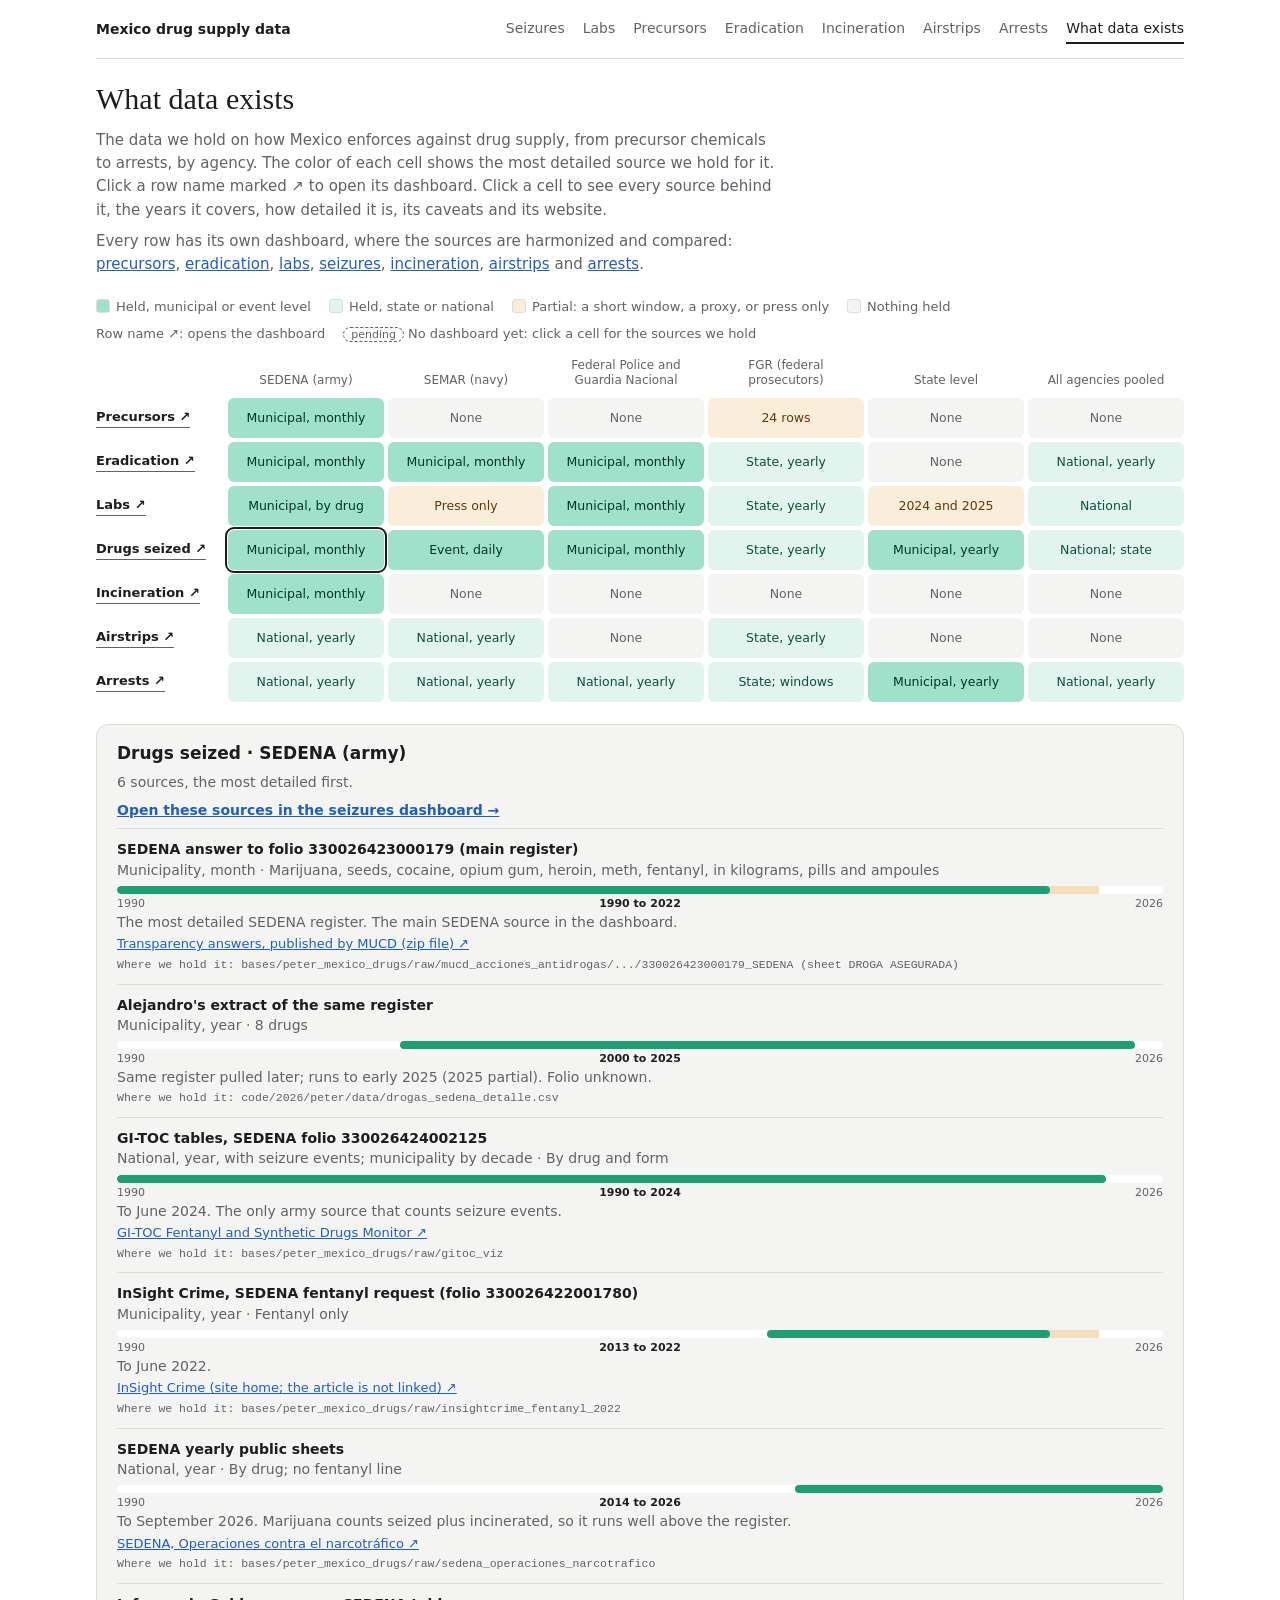
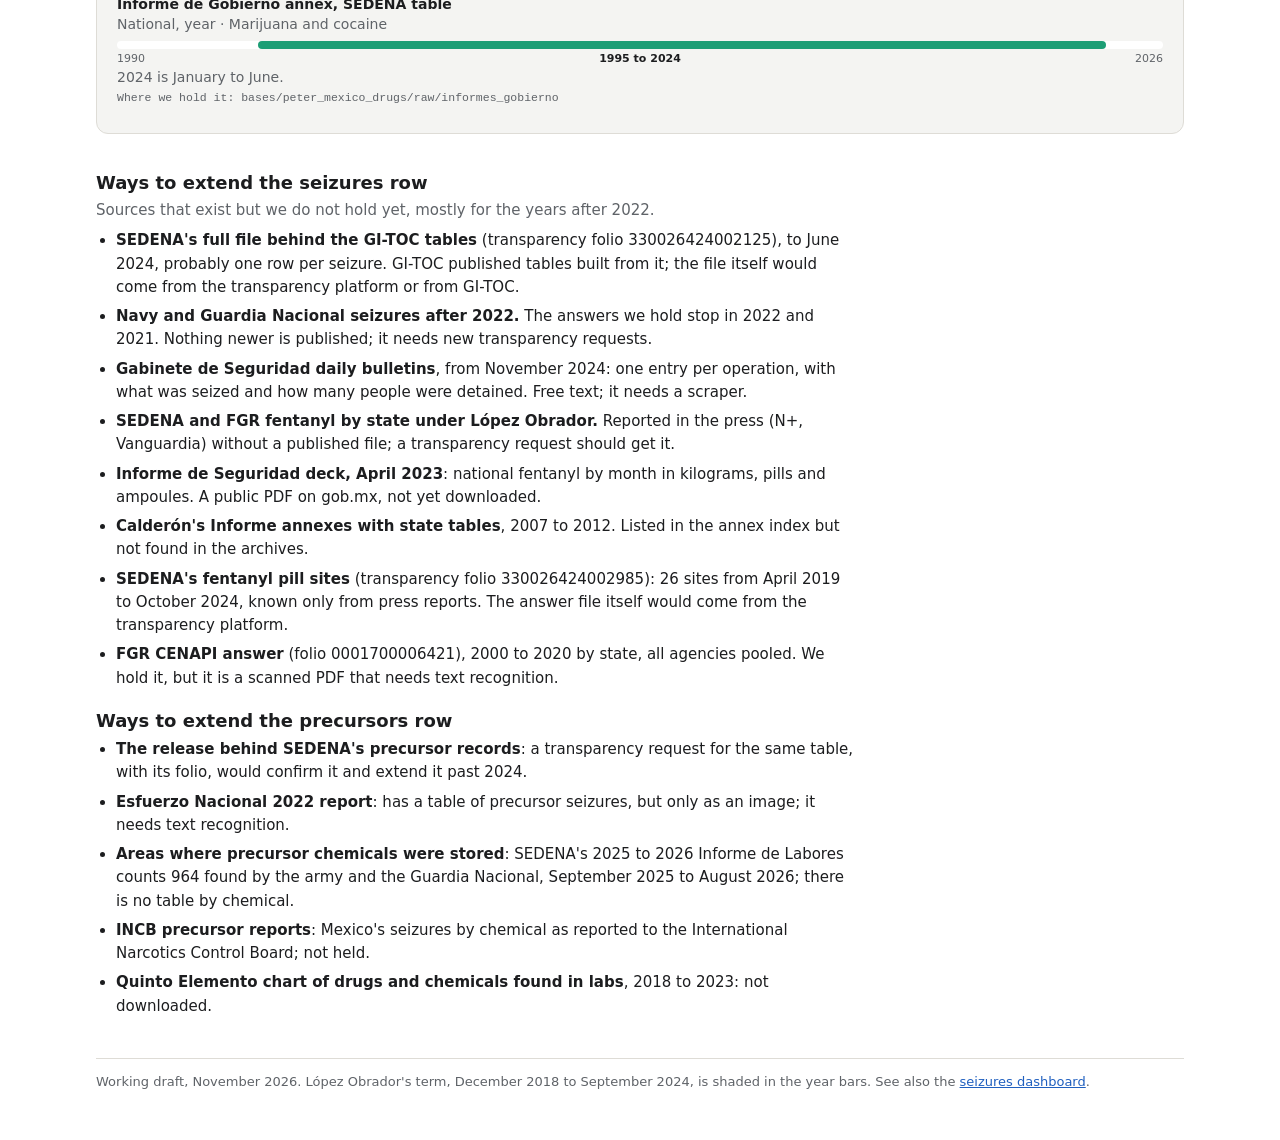
<file: matrix.html>
<!doctype html>
<html lang="en">
<head>
<meta charset="utf-8">
<meta name="viewport" content="width=device-width, initial-scale=1">
<title>What data exists</title>
<meta name="description" content="The data we hold on Mexico's enforcement against drug supply, from precursor chemicals to arrests, by stage and agency.">
<link rel="stylesheet" href="site.css">
<script src="web.js"></script>
<style>
.pg-title { font-family: var(--font-serif); font-weight: 400; font-size: var(--cds-font-size-title); margin: 0; text-wrap: balance; }
.pg-intro { margin: 8px 0 0; max-width: 72ch; line-height: 1.55; color: var(--color-fg-muted); }
.pg-intro b { color: var(--color-fg); font-weight: 600; }
.lgd { display: flex; flex-wrap: wrap; gap: 8px 18px; font-size: 13px; color: var(--color-fg-muted); margin: 22px 0 10px; }
.lgd span.k { display: inline-block; width: 14px; height: 14px; border-radius: 3px; vertical-align: -2px; margin-right: 6px; border: 1px solid var(--color-border-line); }
.mtx-scroll { overflow-x: auto; padding-bottom: 4px; }
.mtx { display: grid; grid-template-columns: 128px repeat(6, minmax(104px, 1fr)); gap: 4px; min-width: 780px; font-size: 13px; }
.mtx .h { color: var(--color-fg-muted); font-size: 12px; padding: 4px 2px 6px; text-align: center; display: flex; align-items: flex-end; justify-content: center; line-height: 1.25; }
.mtx .r { color: var(--color-fg); font-weight: 600; padding: 6px 6px 6px 0; display: flex; align-items: center; position: sticky; left: 0; background: var(--color-bg); z-index: 1; }
.cell { font: inherit; font-size: 12.5px; border-radius: 6px; padding: 6px 4px; text-align: center; cursor: pointer; border: 1px solid transparent; line-height: 1.3; min-height: 40px; display: flex; align-items: center; justify-content: center; }
.cell:hover { border-color: var(--color-fg-muted); }
.mtx .r a.rowlink { color: inherit; text-decoration: none; border-bottom: 1px solid var(--color-fg-muted); }
.mtx .r a.rowlink:hover { border-bottom-color: var(--color-fg); }
.cell.pending { background-image: repeating-linear-gradient(135deg, transparent 0 7px, color-mix(in srgb, var(--color-fg-muted) 14%, transparent) 7px 9px); }
.pend { margin-left: 8px; font-size: 11px; font-weight: 400; color: var(--color-fg-muted); border: 1px dashed var(--color-fg-muted); border-radius: 999px; padding: 0 7px; }
.cell:focus-visible { outline: 2px solid var(--color-fg); outline-offset: 1px; }
.cell[aria-pressed="true"] { outline: 2px solid var(--color-fg); outline-offset: 1px; }
.fine { background: var(--lvl-fine-bg); color: var(--lvl-fine-fg); }
.coarse { background: var(--lvl-coarse-bg); color: var(--lvl-coarse-fg); }
.part { background: var(--lvl-part-bg); color: var(--lvl-part-fg); }
.none { background: var(--color-panel); color: var(--color-fg-muted); }
.panel { margin-top: 18px; background: var(--color-panel); border: 1px solid var(--color-border-line); border-radius: 12px; padding: 16px 20px; font-size: 14px; color: var(--color-fg-muted); scroll-margin-top: 16px; }
.panel h2 { font-size: 17px; font-weight: 600; color: var(--color-fg); margin: 0 0 6px; }
.panel .lead { margin: 0 0 8px; }
.src { padding: 10px 0; border-top: 1px solid var(--color-border-line); }
.src .n { color: var(--color-fg); font-weight: 600; }
.bar { position: relative; height: 8px; background: var(--color-bg); border-radius: 4px; margin: 6px 0 2px; overflow: hidden; }
.bar .amlo { position: absolute; top: 0; bottom: 0; background: var(--amlo-band); }
.bar .cov { position: absolute; top: 0; bottom: 0; border-radius: 4px; background: var(--bar-fill); }
.ax { display: flex; justify-content: space-between; font-size: 11px; color: var(--color-fg-muted); }
.ax b { color: var(--color-fg); font-weight: 600; }
.file { font-family: var(--font-mono); font-size: 11.5px; color: var(--color-fg-muted); margin-top: 3px; overflow-wrap: anywhere; }
.toDash { display: inline-block; margin: 0 0 8px; font-weight: 600; }
.src a.web { display: inline-block; margin-top: 3px; font-size: 13px; }
.ext { margin-top: 36px; }
.ext h2 { font-size: var(--cds-font-size-heading); font-weight: 600; margin: 0 0 4px; }
.ext p { margin: 0 0 8px; color: var(--color-fg-muted); max-width: 72ch; }
.ext ul { margin: 0; padding-left: 20px; max-width: 80ch; line-height: 1.55; }
.ext li { margin-bottom: 6px; }
</style>
</head>
<body>
<div class="site-wrap">
<nav class="site-nav" aria-label="Pages">
  <a class="site-name" href="index.html">Mexico drug supply data</a>
  <a class="tab" href="index.html">Seizures</a>
  <a class="tab" href="labs.html">Labs</a>
  <a class="tab" href="precursors.html">Precursors</a>
  <a class="tab" href="eradication.html">Eradication</a>
  <a class="tab" href="incineration.html">Incineration</a>
  <a class="tab" href="airstrips.html">Airstrips</a>
  <a class="tab" href="arrests.html">Arrests</a>
  <a class="tab" href="matrix.html" aria-current="page">What data exists</a>
</nav>
<main>
  <header>
    <h1 class="pg-title">What data exists</h1>
    <p class="pg-intro">The data we hold on how Mexico enforces against drug supply, from precursor chemicals to arrests, by agency. The color of each cell shows the most detailed source we hold for it. Click a row name marked ↗ to open its dashboard. Click a cell to see every source behind it, the years it covers, how detailed it is, its caveats and its website.</p>
    <p class="pg-intro">Every row has its own dashboard, where the sources are harmonized and compared: <a href="precursors.html">precursors</a>, <a href="eradication.html">eradication</a>, <a href="labs.html">labs</a>, <a href="index.html">seizures</a>, <a href="incineration.html">incineration</a>, <a href="airstrips.html">airstrips</a> and <a href="arrests.html">arrests</a>.</p>
  </header>

  <div class="lgd" aria-label="Legend">
    <span><span class="k fine"></span>Held, municipal or event level</span>
    <span><span class="k coarse"></span>Held, state or national</span>
    <span><span class="k part"></span>Partial: a short window, a proxy, or press only</span>
    <span><span class="k none"></span>Nothing held</span>
    <span>Row name ↗: opens the dashboard</span>
    <span><span class="pend" style="margin-left:0">pending</span> No dashboard yet: click a cell for the sources we hold</span>
  </div>

  <div class="mtx-scroll">
    <div class="mtx" id="mtx" role="group" aria-label="Data by stage of enforcement and agency"></div>
  </div>
  <section class="panel" id="panel" aria-live="polite"></section>

  <section class="ext" aria-labelledby="ext-title">
    <h2 id="ext-title">Ways to extend the seizures row</h2>
    <p>Sources that exist but we do not hold yet, mostly for the years after 2022.</p>
    <ul>
      <li><b>SEDENA's full file behind the GI-TOC tables</b> (transparency folio 330026424002125), to June 2024, probably one row per seizure. GI-TOC published tables built from it; the file itself would come from the transparency platform or from GI-TOC.</li>
      <li><b>Navy and Guardia Nacional seizures after 2022.</b> The answers we hold stop in 2022 and 2021. Nothing newer is published; it needs new transparency requests.</li>
      <li><b>Gabinete de Seguridad daily bulletins</b>, from November 2024: one entry per operation, with what was seized and how many people were detained. Free text; it needs a scraper.</li>
      <li><b>SEDENA and FGR fentanyl by state under López Obrador.</b> Reported in the press (N+, Vanguardia) without a published file; a transparency request should get it.</li>
      <li><b>Informe de Seguridad deck, April 2023</b>: national fentanyl by month in kilograms, pills and ampoules. A public PDF on gob.mx, not yet downloaded.</li>
      <li><b>Calderón's Informe annexes with state tables</b>, 2007 to 2012. Listed in the annex index but not found in the archives.</li>
      <li><b>SEDENA's fentanyl pill sites</b> (transparency folio 330026424002985): 26 sites from April 2019 to October 2024, known only from press reports. The answer file itself would come from the transparency platform.</li>
      <li><b>FGR CENAPI answer</b> (folio 0001700006421), 2000 to 2020 by state, all agencies pooled. We hold it, but it is a scanned PDF that needs text recognition.</li>
    </ul>
    <h2 style="margin-top:18px">Ways to extend the precursors row</h2>
    <ul>
      <li><b>The release behind SEDENA's precursor records</b>: a transparency request for the same table, with its folio, would confirm it and extend it past 2024.</li>
      <li><b>Esfuerzo Nacional 2022 report</b>: has a table of precursor seizures, but only as an image; it needs text recognition.</li>
      <li><b>Areas where precursor chemicals were stored</b>: SEDENA's 2025 to 2026 Informe de Labores counts 964 found by the army and the Guardia Nacional, September 2025 to August 2026; there is no table by chemical.</li>
      <li><b>INCB precursor reports</b>: Mexico's seizures by chemical as reported to the International Narcotics Control Board; not held.</li>
      <li><b>Quinto Elemento chart of drugs and chemicals found in labs</b>, 2018 to 2023: not downloaded.</li>
    </ul>
  </section>
</main>
<footer class="site-foot">Working draft, November 2026. López Obrador's term, December 2018 to September 2024, is shaded in the year bars. See also the <a href="index.html">seizures dashboard</a>.</footer>
</div>

<script>
// Columns (agencies) and rows (stages of enforcement)
const C = ['SEDENA (army)', 'SEMAR (navy)', 'Federal Police and Guardia Nacional', 'FGR (federal prosecutors)', 'State level', 'All agencies pooled'];
const R = ['Precursors', 'Eradication', 'Labs', 'Drugs seized', 'Incineration', 'Airstrips', 'Arrests'];
const SEIZED_ROW = 3;
// One source: name, first and last year, finest level, what it measures, our copy, note
const S = (n, y0, y1, g, d, f, note) => ({ n, y0, y1, g, d, f, note });
const N = t => ({ s: 'none', l: 'None', src: [], t: t || '' });
const D = {
'0,0': { s: 'fine', l: 'Municipal, monthly', src: [S('SEDENA precursor records', 2011, 2024, 'Municipality, month', '67 chemical names, kilograms or litres; mostly methamphetamine chemicals and solvents', 'code/2026/peter/data/precursores_sedena_detalle.csv', "2,233 records. Came with Alejandro's data; the release behind it is not identified. Few records in 2019 and 2020.")] },
'0,1': N(), '0,2': N(),
'0,3': { s: 'part', l: '24 rows', src: [S("Alejandro's precursor file, FGR rows", 2017, 2023, 'State, year', 'Fentanyl precursors: ANPP, norfentanyl, 4-anilino piperidines', 'code/2026/peter/data/precursores.csv', '24 rows; source not found.')] },
'0,4': N(), '0,5': N('Not held: the INCB precursors report (national, by chemical and year).'),

'1,0': { s: 'fine', l: 'Municipal, monthly', src: [
  S('SEDENA answer to folio 330026423000179', 1990, 2022, 'Municipality, month', 'Hectares of marijuana and poppy, aerial spraying against manual', 'bases/peter_mexico_drugs/raw/mucd_acciones_antidrogas/.../330026423000179_SEDENA (sheets HAS. MARIGUANA, HAS. AMAPOLA)', '47,358 and 24,397 rows.'),
  S('GI-TOC tables (same register)', 1990, 2024, 'State, year', 'Hectares and plots, spraying against manual', 'bases/peter_mexico_drugs/raw/gitoc_viz/extracted_from_html', '2024 is January to June.'),
  S('Informe de Gobierno annex, SEDENA table', 2005, 2024, 'National, year', 'Hectares of marijuana and poppy', 'bases/peter_mexico_drugs/raw/informes_gobierno (6th Informe, page 692)', ''),
  S('SEDENA yearly public sheets', 2014, 2026, 'National, year', 'Plots and hectares, marijuana and poppy', 'bases/peter_mexico_drugs/raw/sedena_operaciones_narcotrafico', '2026 to September.')] },
'1,1': { s: 'fine', l: 'Municipal, monthly', src: [
  S('SEMAR answer to folio 330026623000117', 2006, 2022, 'Municipality, month', 'Plots, plants and square metres of poppy and marijuana; method', '.../330026623000117_SEMAR/ANEXO 1.xlsx (sheet PLANTÍOS)', '366 rows.'),
  S('Informe de Gobierno annex, SEMAR table', 2005, 2024, 'National, year', 'Hectares', 'informes_gobierno (6th Informe, page 692)', 'No navy eradication in 2017, 2018 and 2020 to 2022.')] },
'1,2': { s: 'fine', l: 'Municipal, monthly', src: [
  S('Federal Police answer to folio 0413100015520', 2006, 2020, 'Municipality, month', 'Plots of poppy and marijuana; no hectares', '.../0413100015520_PF/0413100015520_PF_anexo.xlsx (sheet Plantíos)', 'December 2006 to January 2020.'),
  S('Guardia Nacional answer, folio 332259822000079, Anexo I', 2019, 2021, 'Municipality, month', 'Plots of marijuana and poppy', '.../332259822000079_GN/Anexo I', 'July 2019 to December 2021: 26 marijuana and 4 poppy plots.'),
  S('Guardia Nacional answer, Anexo II', 2020, 2021, 'State, month', 'Plots and hectares', '.../332259822000079_GN/Anexo II', 'Small hand-made tables.')] },
'1,3': { s: 'coarse', l: 'State, yearly', src: [
  S('INEGI federal prosecutor census (CNPJF)', 2016, 2024, 'State, year; national only in some years', 'Plots and hectares, marijuana and poppy', 'bases/peter_mexico_drugs/raw/inegi_cnpjf', 'Not the FGR' + "'" + 's own work: it repeats the national total of all federal agencies (Esfuerzo Nacional). Shown as comparison only.'),
  S('FGR CENAPI answer, folio 0001700006421', 2000, 2020, 'State, year', 'Hectares; all agencies pooled', '.../0001700006421_FGR/Anexo 6421.pdf', 'Scanned; needs text recognition.')] },
'1,4': N(),
'1,5': { s: 'coarse', l: 'National, yearly', src: [S('Informe de Gobierno annex, Esfuerzo Nacional', 2005, 2024, 'National, year', 'Hectares of marijuana and poppy', 'informes_gobierno (6th Informe, page 691)', '2024 is January to June.')] },

'2,0': { s: 'fine', l: 'Municipal, by drug', src: [
  S('SEDENA answer to folio 330026423000179', 1990, 2022, 'Municipality, month', 'Drug produced: 2,681 meth, 23 heroin, 2 cocaine; the field has no fentanyl category', '.../330026423000179_SEDENA (sheet LABORATORIOS)', '2,706 labs.'),
  S('GI-TOC tables (same register)', 1990, 2024, 'Municipality, year', 'Drug produced; 3,752 labs, none fentanyl', 'gitoc_viz/extracted_from_html', 'National counts identical to the folio in every year and drug from 1990 to 2022; runs to June 2024. The main SEDENA line in the labs dashboard.'),
  S('Quinto Elemento lab map', 2018, 2023, 'Municipality, exact day', 'No drug', 'bases/peter_mexico_drugs/raw/quintoelab_labs_flourish', '2,133 labs. Identical to the register in 2018 to 2022.'),
  S('SEDENA yearly public sheets', 2014, 2026, 'National, year', 'Count only', 'sedena_operaciones_narcotrafico', 'To September 2026. A separate sheet for October 2024 to December 2025 pools labs with "concentration areas".'),
  S('SEDENA fentanyl pill sites, folio 330026424002985', 2019, 2024, 'Municipality', 'Fentanyl pill manufacturing sites: 26, April 2019 to October 2024 (22 in Culiacán, 3 in Tijuana, 1 in Guadalupe y Calvo)', 'not held: known from press reports (Grupo Animal, El Financiero)', 'Counted apart from the lab register, which has no fentanyl category. The file itself was not obtained. Its own line in the labs dashboard.')] },
'2,1': { s: 'part', l: 'Press only', src: [S('SEMAR press release', 2025, 2025, 'One operation', 'Meth lab in Zacatecas', 'bases/peter_mexico_drugs/raw/semar_zacatecas', 'One release held.')] },
'2,2': { s: 'fine', l: 'Municipal, monthly', src: [
  S('Federal Police answer to folio 0413100015520', 2007, 2018, 'Municipality, month', 'No drug', '.../0413100015520_PF (sheet Laboratorios)', '438 labs; none after December 2018.'),
  S('Guardia Nacional answer, Anexo I', 2019, 2021, 'Municipality, month', 'No drug', '.../332259822000079_GN/Anexo I', '2 labs, July 2019 to December 2021.'),
  S('Guardia Nacional answer, Anexo II', 2020, 2021, 'State, month', 'Drug produced', '.../332259822000079_GN/Anexo II', '6 labs.'),
  S('INEGI federal police census, Guardia Nacional', 2024, 2025, 'National, year', 'No drug', 'bases/detenciones_mx/raw/cnspf_2025 and cnspf_2026 (table 21)', '5 labs in 2024 and 29 in 2025; asked only from the 2025 edition.')] },
'2,3': { s: 'coarse', l: 'State, yearly', src: [
  S('INEGI federal prosecutor census (CNPJF)', 2015, 2024, 'State, year (national only for 2015 and 2016)', 'No drug', 'inegi_cnpjf', 'Printed national totals equal the sum of states in 2017 and 2018.'),
  S('FGR CENAPI answer, folio 0001700006421', 2000, 2020, 'State, year', 'No drug; all agencies pooled', 'Anexo 6421.pdf', 'Scanned.')] },
'2,4': { s: 'part', l: '2024 and 2025', src: [S('INEGI state police census (CNSPE)', 2024, 2025, 'State, year', 'No drug', 'bases/detenciones_mx/raw/cnspe_2025 and cnspe_2026 (table 21)', '8 labs in 2024 and 21 in 2025; most states report none.')] },
'2,5': { s: 'coarse', l: 'National', src: [S('UNODC annual questionnaire, annex 9.1', 2020, 2024, 'National, year', 'By end product', 'bases/peter_mexico_drugs/raw/unodc_wdr2026', "Equal to the FGR census in 2020 to 2022, so they look like the federal prosecutors' labs.")] },

'3,0': { s: 'fine', l: 'Municipal, monthly', src: [
  S('SEDENA answer to folio 330026423000179 (main register)', 1990, 2022, 'Municipality, month', 'Marijuana, seeds, cocaine, opium gum, heroin, meth, fentanyl, in kilograms, pills and ampoules', 'bases/peter_mexico_drugs/raw/mucd_acciones_antidrogas/.../330026423000179_SEDENA (sheet DROGA ASEGURADA)', 'The most detailed SEDENA register. The main SEDENA source in the dashboard.'),
  S("Alejandro's extract of the same register", 2000, 2025, 'Municipality, year', '8 drugs', 'code/2026/peter/data/drogas_sedena_detalle.csv', 'Same register pulled later; runs to early 2025 (2025 partial). Folio unknown.'),
  S('GI-TOC tables, SEDENA folio 330026424002125', 1990, 2024, 'National, year, with seizure events; municipality by decade', 'By drug and form', 'bases/peter_mexico_drugs/raw/gitoc_viz', 'To June 2024. The only army source that counts seizure events.'),
  S('InSight Crime, SEDENA fentanyl request (folio 330026422001780)', 2013, 2022, 'Municipality, year', 'Fentanyl only', 'bases/peter_mexico_drugs/raw/insightcrime_fentanyl_2022', 'To June 2022.'),
  S('SEDENA yearly public sheets', 2014, 2026, 'National, year', 'By drug; no fentanyl line', 'bases/peter_mexico_drugs/raw/sedena_operaciones_narcotrafico', 'To September 2026. Marijuana counts seized plus incinerated, so it runs well above the register.'),
  S('Informe de Gobierno annex, SEDENA table', 1995, 2024, 'National, year', 'Marijuana and cocaine', 'bases/peter_mexico_drugs/raw/informes_gobierno', '2024 is January to June.')] },
'3,1': { s: 'fine', l: 'Event, daily', src: [
  S('SEMAR answer to folio 330026623000117 (main register)', 2006, 2022, 'One row per seizure event, by day and municipality', 'Marijuana, seed, cocaine, meth (kilograms and litres), heroin; no fentanyl column', '.../330026623000117_SEMAR/ANEXO 1.xlsx (sheet DROGA)', '2,098 events, December 2006 to December 2022.'),
  S('Informe de Gobierno annex, SEMAR table', 1995, 2024, 'National, year', 'Marijuana and cocaine', 'bases/peter_mexico_drugs/raw/informes_gobierno', ''),
  S('InSight Crime, SEMAR fentanyl', 2019, 2022, 'Event', 'Fentanyl, about 10 events', 'insightcrime_fentanyl_2022/SEMAR-Fentanilo.pdf', 'PDF; not in the dashboard.')] },
'3,2': { s: 'fine', l: 'Municipal, monthly', src: [
  S('Federal Police answer to folio 0413100015520', 2006, 2020, 'Municipality, month', 'Cocaine, crystal, heroin, ICE, marijuana, meth, other; no fentanyl column', '.../0413100015520_PF (sheet Droga)', 'Federal Police December 2006 to June 2019, then Guardia Nacional rows to January 2020.'),
  S('Guardia Nacional answer, folio 332259822000079, Anexo I', 2019, 2021, 'Municipality, month', 'Including fentanyl', '.../332259822000079_GN/Anexo I', 'Specialized units, July 2019 to December 2021.'),
  S('Guardia Nacional answer, Anexo II', 2020, 2021, 'National, month', 'Including fentanyl', '.../332259822000079_GN/Anexo II', 'State coordinations. Adds to Anexo I; July to December 2019 are blank.'),
  S('InSight Crime, Guardia Nacional fentanyl', 2020, 2022, 'National, month', 'Fentanyl only', 'bases/peter_mexico_drugs/raw/insightcrime_fentanyl_2022', 'Same series as Anexo II.'),
  S('INEGI federal police census (CNSPF)', 2019, 2025, 'Municipality, year (to 2023)', 'Many drugs, fentanyl included, in kilograms and pills', 'bases/detenciones_mx/raw/cnspf_2020 to cnspf_2026', 'What the Guardia Nacional seized itself. The only Guardia Nacional source after 2021. Data year is the census edition minus one.')] },
'3,3': { s: 'coarse', l: 'State, yearly', src: [
  S('INEGI federal prosecutor census (CNPJF)', 2016, 2024, 'State, year; municipality from 2022', 'Kilograms and pills, fentanyl included', 'bases/peter_mexico_drugs/raw/inegi_cnpjf', 'No table for 2020 and 2021. The wording of what counts changes across editions.'),
  S('InSight Crime, FGR fentanyl request', 2015, 2022, 'State, year', 'Fentanyl only', 'bases/peter_mexico_drugs/raw/insightcrime_fentanyl_2022', 'To May 2022. 2020 has a likely unit error (Mexico City 66,807 kg).'),
  S('FGR CENAPI answer, folio 0001700006421', 2000, 2020, 'State, year', 'Cocaine, marijuana, meth, heroin; all agencies pooled', '.../0001700006421_FGR/Anexo 6421.pdf', 'Scanned PDF, needs text recognition; not in the dashboard.')] },
'3,4': { s: 'fine', l: 'Municipal, yearly', src: [
  S('INEGI state police census (CNSPE)', 2020, 2025, 'Municipality, year (to 2023)', 'Many drugs, fentanyl included', 'bases/detenciones_mx/raw/cnspe_2021 to cnspe_2026', 'Some states do not answer. Large outliers as printed.'),
  S('INEGI state prosecutor census (CNPJE)', 2024, 2025, 'State, year; municipality for 2024', 'By drug and unit', 'bases/peter_mexico_drugs/raw/inegi_cnpje', 'Two years only.')] },
'3,5': { s: 'coarse', l: 'National; state', src: [
  S('Informe de Gobierno annex, Esfuerzo Nacional', 2000, 2024, 'National, year', 'Marijuana, cocaine, heroin, opium gum, psychotropics', 'bases/peter_mexico_drugs/raw/informes_gobierno', 'All federal agencies pooled. Never add it to agency series.'),
  S('UNODC annual questionnaire', 2015, 2024, 'National, year', 'By drug', 'bases/peter_mexico_drugs/raw/unodc_wdr2026', "Mexico's answers to the UNODC questionnaire."),
  S("Alejandro's compiled file", 2000, 2025, 'State, year', 'Five drugs, with SEDENA, FGR and Guardia Nacional columns', 'code/2026/peter/data/base_consolidada_VF.csv', 'A check only: duplicated rows, unknown FGR source after 2020.')] },

'4,0': { s: 'fine', l: 'Municipal, monthly', src: [
  S('SEDENA answer to folio 330026423000179', 1990, 2022, 'Municipality, month', 'Kilograms incinerated', '.../330026423000179_SEDENA (sheet DROGA INCINERADA)', '18,479 rows.'),
  S('GI-TOC tables', 1990, 2024, 'National, year', 'By drug', 'gitoc_viz/extracted_from_html', '')] },
'4,1': N(), '4,2': N(), '4,3': N(), '4,4': N(), '4,5': N(),

'5,0': { s: 'coarse', l: 'National, yearly', src: [
  S('Informe de Gobierno annex, SEDENA table', 2005, 2024, 'National, year', 'Count', 'informes_gobierno (page 692)', ''),
  S('SEDENA yearly public sheets', 2014, 2026, 'National, year', 'Count (17 in 2025)', 'sedena_operaciones_narcotrafico', '')] },
'5,1': { s: 'coarse', l: 'National, yearly', src: [S('Informe de Gobierno annex, SEMAR table', 2005, 2024, 'National, year', 'Count', 'informes_gobierno (page 692)', '')] },
'5,2': N(),
'5,3': { s: 'coarse', l: 'State, yearly', src: [S('INEGI federal prosecutor census (CNPJF)', 2015, 2024, 'State, year', 'Count', 'bases/peter_mexico_drugs/raw/inegi_cnpjf', 'States add up to the national totals printed in the 2017 to 2019 editions.')] },
'5,4': N(), '5,5': N(),


'6,0': { s: 'coarse', l: 'National, yearly', src: [
  S('Informe de Gobierno annex, SEDENA table', 1995, 2024, 'National, year', 'People detained: drug crimes and the firearms law', 'bases/peter_mexico_drugs/raw/informes_gobierno (6th Informe, page 692)', '2024 is January to June.'),
  S('SEDENA yearly public sheets', 2014, 2026, 'National, year', 'People detained in operations against drug trafficking; no crime or place', 'bases/peter_mexico_drugs/raw/sedena_operaciones_narcotrafico', 'To September 2026. Higher than the Informe from 2019.')] },
'6,1': { s: 'coarse', l: 'National, yearly', src: [S('Informe de Gobierno annex, SEMAR table', 1995, 2024, 'National, year', 'People detained', 'bases/peter_mexico_drugs/raw/informes_gobierno (6th Informe, page 692)', 'The definition printed with the table was not checked.')] },
'6,2': { s: 'coarse', l: 'National, yearly', src: [S('INEGI federal police census (CNSPF)', 2019, 2025, 'National, year; municipal tables 2021 to 2024 (not used)', 'Drug crimes of people the Guardia Nacional handed to a prosecutor: narcomenudeo and federal drug crimes by type; no substance', 'bases/detenciones_mx/raw', 'Counts crimes, not people. 2019 and 2020 only federal drug crimes as one group.')] },
'6,3': { s: 'coarse', l: 'State; windows', src: [
  S('INEGI federal prosecutor census (CNPJF), people detained', 2016, 2024, 'State, year; by nationality and sex', 'Drug and related crimes; no type, no substance', 'bases/peter_mexico_drugs/raw/inegi_cnpjf', 'Not the FGR' + "'" + 's own count: it matches the Esfuerzo Nacional total of all federal agencies (12,687 against 12,685 in 2020).'),
  S('INEGI federal prosecutor census (CNPJF), crimes in case files', 2019, 2024, 'National, year', 'Narcomenudeo and federal drug crimes in FGR case files, by type of crime; no substance', 'bases/peter_mexico_drugs/raw/inegi_cnpjf', 'Accusatory system only. Counts crimes, not people.'),
  S('PGR detainees by arresting authority (window)', 2015, 2016, 'State, month; sex and age', 'All federal crimes, drug subtypes; names the arresting authority', 'bases/peter_mexico_drugs/raw/pgr_detenidos_opendata', 'October 2015 to October 2016: 13,864 people, about 4,300 for drug crimes. Not charted.'),
  S('FGR case files opened with a detainee (window)', 2017, 2019, 'FGR office, month', 'Case files, not people, by crime (drug subtypes)', 'bases/peter_mexico_drugs/raw/fgr_opendata_archived', 'December 2017 missing. Not charted.'),
  S('FGR seizure events with detainees (window)', 2019, 2019, 'Event, month', 'Substance, grams, men and women detained', 'bases/peter_mexico_drugs/raw/fgr_opendata_archived/NARCOTICOSEIDF.csv', 'January to August 2019, 66 events. Not charted.')] },
'6,4': { s: 'fine', l: 'Municipal, yearly', src: [
  S('INEGI state police census (CNSPE)', 2017, 2025, 'State, year; municipal tables 2020 to 2024 (not used)', 'Drug crimes of people state police handed to a prosecutor: narcomenudeo and federal drug crimes by type; no substance', 'bases/detenciones_mx/raw', 'Counts crimes, not people. Interventions up to 2019, handovers from 2020.'),
  S('INEGI state prosecutor census (CNPJE), narcomenudeo', 2019, 2024, 'State, year', 'People charged and crimes, by type and (from 2020) by substance; no fentanyl category', 'code/2026/peter/data/inegi', 'People charged, detained or not.')] },
'6,5': { s: 'coarse', l: 'National, yearly', src: [S('Informe de Gobierno annex, Esfuerzo Nacional', 2000, 2024, 'National, year', 'People handed over by all federal authorities for drug crimes and related crimes', 'bases/peter_mexico_drugs/raw/informes_gobierno (6th Informe, page 691)', 'All federal agencies pooled. 2024 is January to June.'),
  S('INEGI prison censuses (state CNSIPEE, federal CNSIPEF)', 2019, 2024, 'State prisons by state; federal prisons national', 'Drug crimes of people held at year end, by legal status: mandatory or justified pretrial detention (state prisons, from 2022) or sentenced', 'bases/detenciones_mx/raw', 'People in prison, downstream of every agency; counted by crime.')] }
};

const Y0 = 1990, Y1 = 2026;
const pct = y => ((y - Y0) / (Y1 - Y0 + 1)) * 100;
const AMLO = { from: 2018.92, to: 2024.75 };
const el = (tag, cls, text) => { const n = document.createElement(tag); if (cls) n.className = cls; if (text !== undefined) n.textContent = text; return n; };


// Website of a source, from the shared list in web.js
const webOf = s => window.mxWebOf(s.n + ' ' + s.f);
// Dashboards for the rows already harmonized, and the agency each column opens on
const DASHES = { 0: ['precursors.html', 'precursors dashboard', ['army', null, null, 'fgr', null, null]],
                 6: ['arrests.html', 'arrests dashboard', ['army', 'navy', 'federal_police_gn', 'totals', 'state_police', 'totals']],
                 1: ['eradication.html', 'eradication dashboard', ['army', 'navy', 'federal_police_gn', 'totals', null, 'totals']],
                 4: ['incineration.html', 'incineration dashboard', ['army', null, null, null, null, null]],
                 5: ['airstrips.html', 'airstrips dashboard', ['army', 'navy', null, 'fgr', null, null]],
                 3: ['index.html', 'seizures dashboard', ['army', 'navy', 'federal_police_gn', 'fgr', 'state_police', 'totals']],
                 2: ['labs.html', 'labs dashboard', ['army', null, 'federal_police_gn', 'fgr', 'state_police', 'totals']] };

// The grid. A row name with a dashboard links to it; a pending row is marked.
// Every cell opens the panel below with the sources behind it.
const mtx = document.getElementById('mtx'), panel = document.getElementById('panel');
mtx.append(el('div'));
C.forEach(c => mtx.append(el('div', 'h', c)));
R.forEach((r, i) => {
  const done = !!DASHES[i];
  const rl = el('div', 'r');
  if (done) {
    const a = el('a', 'rowlink', r + ' ↗');
    a.href = DASHES[i][0]; a.title = 'Open the ' + DASHES[i][1];
    rl.append(a);
  } else {
    rl.append(document.createTextNode(r), el('span', 'pend', 'pending'));
  }
  mtx.append(rl);
  C.forEach((c, j) => {
    const d = D[i + ',' + j];
    const b = el('button', 'cell ' + d.s + (done ? '' : ' pending'), d.l);
    b.type = 'button';
    b.dataset.k = i + ',' + j;
    b.setAttribute('aria-pressed', 'false');
    b.setAttribute('aria-label', r + ', ' + c + ': ' + d.l + (done ? '' : ', pending'));
    mtx.append(b);
  });
});

// The detail panel for one cell
function show(k, scroll) {
  mtx.querySelectorAll('.cell').forEach(x => x.setAttribute('aria-pressed', String(x.dataset.k === k)));
  const [i, j] = k.split(',').map(Number), d = D[k];
  const out = [el('h2', null, R[i] + ' · ' + C[j])];
  if (!d.src.length) out.push(el('p', 'lead', d.t || 'Nothing held for this cell.'));
  else out.push(el('p', 'lead', d.src.length === 1 ? 'One source.' : d.src.length + ' sources, the most detailed first.'));
  if (DASHES[i] && d.src.length) {
    const reg = DASHES[i][2][j];
    const a = el('a', 'toDash', 'Open these sources in the ' + DASHES[i][1] + ' →');
    a.href = DASHES[i][0] + (reg ? '?view=versions&register=' + reg : '');
    out.push(a);
  }
  d.src.forEach(s => {
    const box = el('div', 'src');
    box.append(el('div', 'n', s.n), el('div', null, s.g + ' · ' + s.d));
    const bar = el('div', 'bar');
    const am = el('span', 'amlo'); am.style.left = pct(AMLO.from) + '%'; am.style.width = (pct(AMLO.to) - pct(AMLO.from)) + '%';
    const cv = el('span', 'cov'); cv.style.left = pct(s.y0) + '%'; cv.style.width = Math.max(pct(s.y1 + 1) - pct(s.y0), 1.2) + '%';
    bar.append(am, cv);
    bar.setAttribute('role', 'img'); bar.setAttribute('aria-label', 'Covers ' + (s.y0 === s.y1 ? s.y0 : s.y0 + ' to ' + s.y1));
    const ax = el('div', 'ax'); ax.append(el('span', null, String(Y0)), el('b', null, s.y0 === s.y1 ? String(s.y0) : s.y0 + ' to ' + s.y1), el('span', null, String(Y1)));
    box.append(bar, ax);
    if (s.note) box.append(el('div', null, s.note));
    const w = webOf(s);
    if (w) { const a = el('a', 'web', w[2] + ' ↗'); a.href = w[1]; a.target = '_blank'; a.rel = 'noopener'; box.append(a); }
    box.append(el('div', 'file', 'Where we hold it: ' + s.f));
    out.push(box);
  });
  panel.replaceChildren(...out);
  if (scroll) panel.scrollIntoView({ block: 'nearest', behavior: window.matchMedia('(prefers-reduced-motion: reduce)').matches ? 'auto' : 'smooth' });
}
mtx.addEventListener('click', e => { const c = e.target.closest('button.cell'); if (c) show(c.dataset.k, true); });
show(SEIZED_ROW + ',0', false);
</script>
</body>
</html>
</file>
<file: site.css>
/* Shared look for both pages: color tokens (light and dark), type, layout, top bar */
:root {
  --font-sans: system-ui, -apple-system, "Segoe UI", Roboto, "Helvetica Neue", Arial, sans-serif;
  --font-serif: Georgia, "Times New Roman", serif;
  --font-mono: ui-monospace, SFMono-Regular, Consolas, "Liberation Mono", monospace;

  --color-bg: #ffffff;
  --color-fg: #1c1d1f;
  --color-fg-muted: #5f6368;
  --color-panel: #f4f4f2;
  --color-border-line: #dedcd6;
  --color-ok: #2b7a3f;
  --color-warn: #b5470b;
  --color-link: #1f5fbf;

  --cds-font-size-caption: 13px;
  --cds-font-size-body: 15px;
  --cds-font-size-heading: 18px;
  --cds-font-size-title: 30px;
  --cds-font-weight-medium: 600;
  --cds-gap-xs: 4px; --cds-gap-sm: 8px; --cds-gap-md: 12px; --cds-gap-lg: 16px; --cds-gap-xl: 28px;
  --cds-pad-sm: 6px; --cds-pad-md: 10px; --cds-pad-lg: 16px;
  --cds-radius: 8px;
  --cds-text-secondary: #5f6368;
  --cds-chart-muted: #9a9a9a;
  --cds-chart-grid: #ececea;
  --cds-chart-axis: #c4c2bc;
  --cds-chart-reference: #8a8a8a;
  --cds-surface-popover: #ffffff;
  --cds-border: #cfcdc7;
  --cds-shadow-popover: 0 4px 14px rgba(0, 0, 0, .14);

  /* one color per agency, in the order the dashboard uses */
  --s1: #2563c9; --s2: #d4500f; --s3: #2b8a3e; --s4: #9c36b5; --s5: #c77700;
  --s6: #0c8599; --s7: #4c6ef5; --s8: #6b7280; --s9: #c2255c; --s10: #5c940d;

  /* matrix cell levels */
  --lvl-fine-bg: #9fe1cb; --lvl-fine-fg: #04342c;
  --lvl-coarse-bg: #e1f5ee; --lvl-coarse-fg: #085041;
  --lvl-part-bg: #faeeda; --lvl-part-fg: #633806;
  --bar-fill: #1d9e75;
  --amlo-band: #f3dfb8;
}
@media (prefers-color-scheme: dark) {
  :root:not([data-theme="light"]) {
    --color-bg: #17181a; --color-fg: #ececea; --color-fg-muted: #a3a6ab; --color-panel: #222326;
    --color-border-line: #36383c; --color-ok: #69c486; --color-warn: #f0a060; --color-link: #8ab4f8;
    --cds-text-secondary: #a3a6ab; --cds-chart-muted: #8a8d92; --cds-chart-grid: #2a2c2f;
    --cds-chart-axis: #4a4d52; --cds-chart-reference: #8a8d92; --cds-surface-popover: #222326;
    --cds-border: #3d4045; --cds-shadow-popover: 0 4px 14px rgba(0, 0, 0, .5);
    --s1: #6ea0ff; --s2: #ff8a4c; --s3: #51cf66; --s4: #d77cf2; --s5: #fcc419;
    --s6: #3bc9db; --s7: #91a7ff; --s8: #adb5bd; --s9: #f06595; --s10: #94d82d;
    --lvl-fine-bg: #0f6e56; --lvl-fine-fg: #e1f5ee; --lvl-coarse-bg: #0b3b30; --lvl-coarse-fg: #9fe1cb;
    --lvl-part-bg: #4a2f0a; --lvl-part-fg: #fac775; --bar-fill: #3fbf94; --amlo-band: #4a3a1c;
  }
}
:root[data-theme="dark"] {
  --color-bg: #17181a; --color-fg: #ececea; --color-fg-muted: #a3a6ab; --color-panel: #222326;
  --color-border-line: #36383c; --color-ok: #69c486; --color-warn: #f0a060; --color-link: #8ab4f8;
  --cds-text-secondary: #a3a6ab; --cds-chart-muted: #8a8d92; --cds-chart-grid: #2a2c2f;
  --cds-chart-axis: #4a4d52; --cds-chart-reference: #8a8d92; --cds-surface-popover: #222326;
  --cds-border: #3d4045; --cds-shadow-popover: 0 4px 14px rgba(0, 0, 0, .5);
  --s1: #6ea0ff; --s2: #ff8a4c; --s3: #51cf66; --s4: #d77cf2; --s5: #fcc419;
  --s6: #3bc9db; --s7: #91a7ff; --s8: #adb5bd; --s9: #f06595; --s10: #94d82d;
  --lvl-fine-bg: #0f6e56; --lvl-fine-fg: #e1f5ee; --lvl-coarse-bg: #0b3b30; --lvl-coarse-fg: #9fe1cb;
  --lvl-part-bg: #4a2f0a; --lvl-part-fg: #fac775; --bar-fill: #3fbf94; --amlo-band: #4a3a1c;
}

* { box-sizing: border-box; }
html { -webkit-text-size-adjust: 100%; }
body { margin: 0; background: var(--color-bg); color: var(--color-fg); font-family: var(--font-sans); font-size: var(--cds-font-size-body); line-height: 1.45; }
a { color: var(--color-link); }
select { font: inherit; font-size: 14px; color: var(--color-fg); background: var(--color-bg); border: 1px solid var(--color-border-line); border-radius: 6px; padding: 6px 8px; }

.site-wrap { max-width: 1120px; margin: 0 auto; padding: 0 16px 48px; }
.site-nav { display: flex; flex-wrap: wrap; align-items: center; gap: 6px 18px; padding: 14px 0; margin-bottom: 18px; border-bottom: 1px solid var(--color-border-line); font-size: 14px; }
.site-nav .site-name { font-weight: 600; color: var(--color-fg); text-decoration: none; margin-right: auto; }
.site-nav a.tab { color: var(--color-fg-muted); text-decoration: none; padding: 4px 0; border-bottom: 2px solid transparent; }
.site-nav a.tab:hover { color: var(--color-fg); }
.site-nav a.tab[aria-current="page"] { color: var(--color-fg); border-bottom-color: var(--color-fg); }
.site-foot { margin-top: 40px; padding-top: 14px; border-top: 1px solid var(--color-border-line); font-size: 13px; color: var(--color-fg-muted); }
</file>
